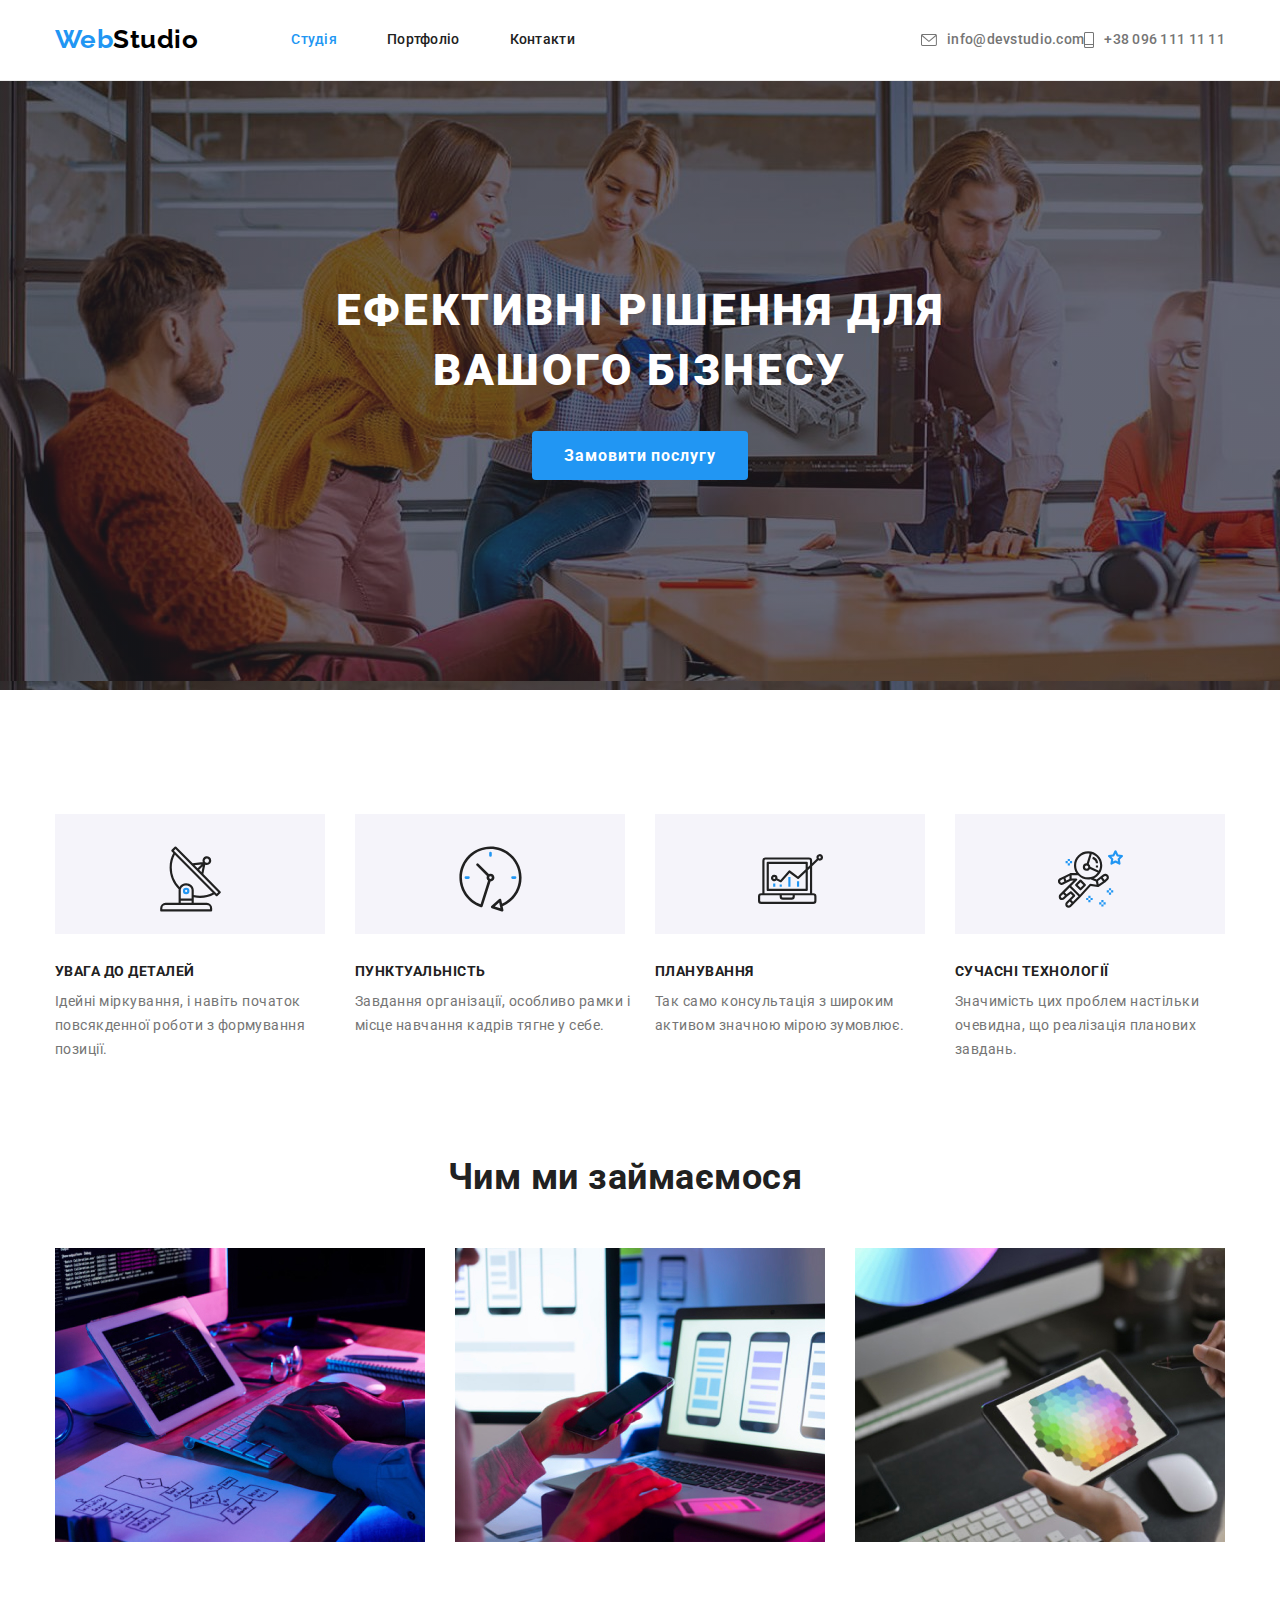
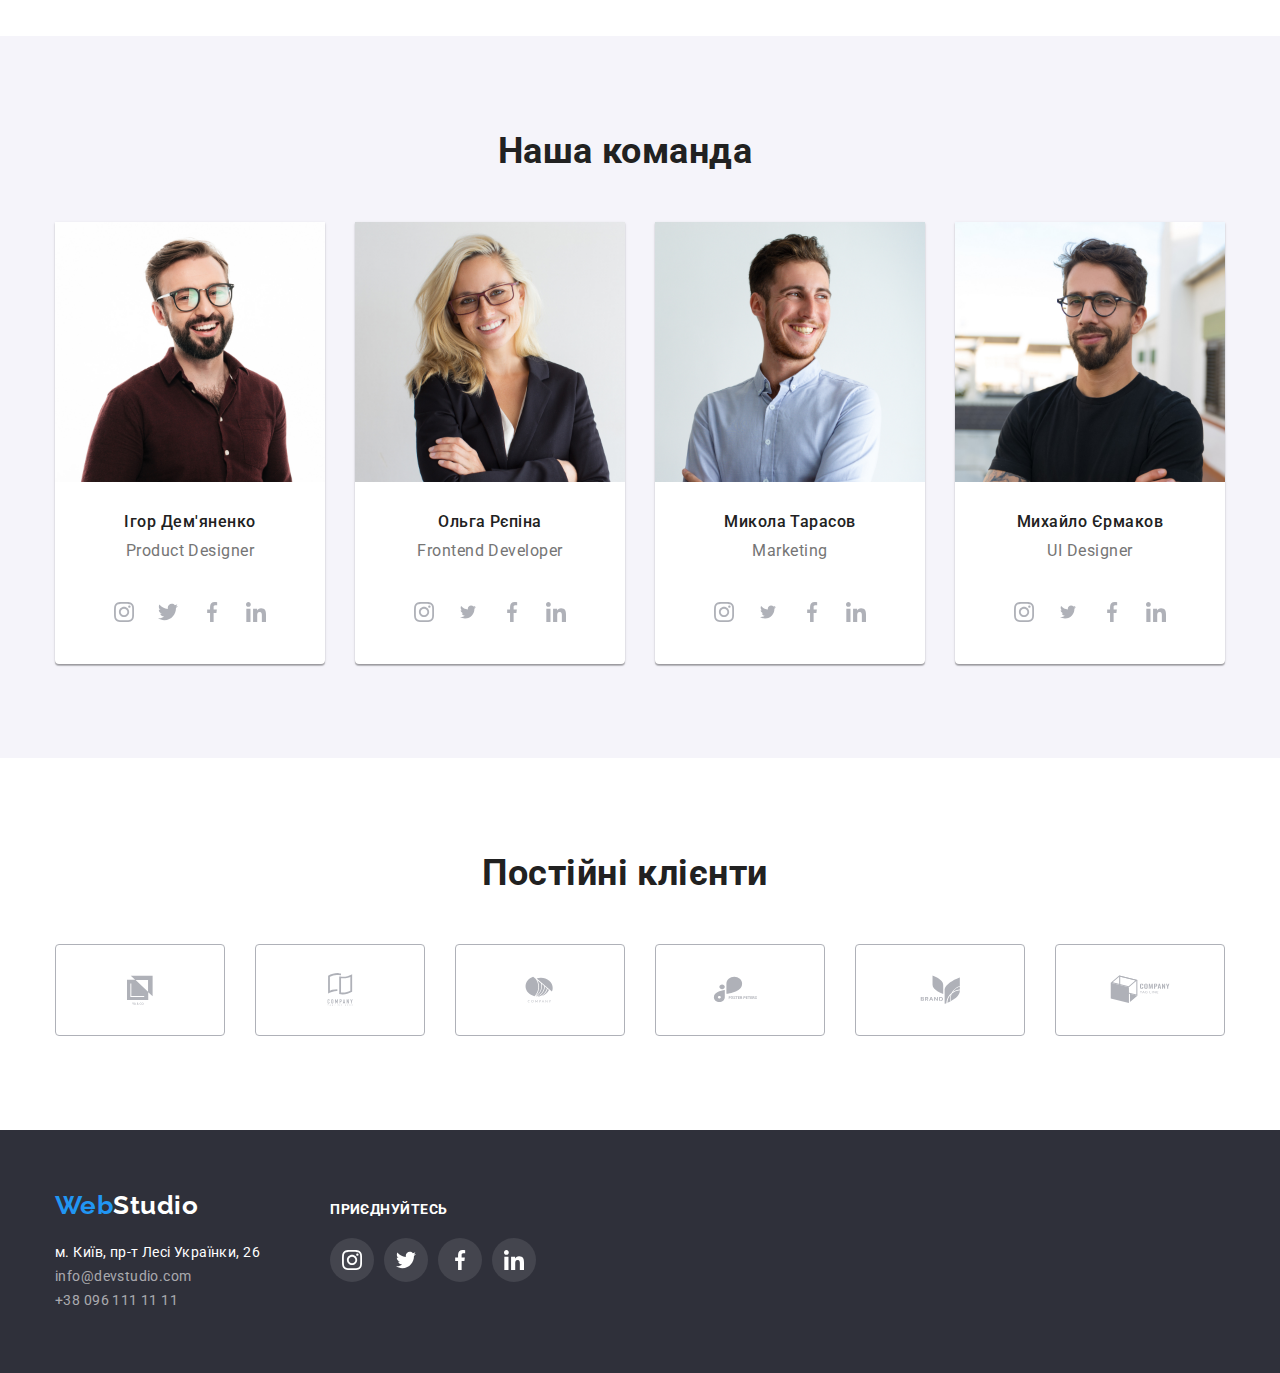
<file: index.html>
<!DOCTYPE html>
<html lang="uk">
<head><meta charset="UTF-8">
    <meta http-equiv="X-UA-Compatible" content="IE=edge">
    <meta name="viewport" content="width=device-width, initial-scale=1.0">
    <title>Document</title>
    <link rel="preconnect" href="https://fonts.googleapis.com">
    <link rel="preconnect" href="https://fonts.gstatic.com" crossorigin>
    <link href="https://fonts.googleapis.com/css2?family=Oleo+Script&family=Raleway:wght@700&family=Roboto:wght@400;500;700;900&display=swap" rel="stylesheet">
    <link rel="stylesheet" href="https://cdnjs.cloudflare.com/ajax/libs/modern-normalize/1.1.0/modern-normalize.min.css">
    <link rel="stylesheet" href="./css/styles.css">
</head>
<body class="body">
    <!-- Хедер -->
    <header class="header">
        <div class="container main-nav">
         <nav class="nav"> 
             <a href="./index.html" lang="en" class="logo"><span class="logo-web">Web</span><span class="logo-studio primary">Studio</span></a>
              <ul class="site-nav list">
                <li class="item"><a href="./index.html" class="link current">Студія</a></li>
                <li class="item"> <a href="./portfolio.html" class="link">Портфоліо</a></li>
                <li class="item"> <a href="" class="link">Контакти</a></li>
              </ul>
             </nav>
             <ul class="contact-nav list ">
                 <li class="item">
                     <a href="mailto:info@devstudio.com" class="link">
                        <svg class="email-svg " width="16px" height="12px">
                            <use href="./images/icons.svg#icon-envelope-1"></use>
                          </svg>
                        info@devstudio.com</a>
                    </li>
                 <li class="item"> 
                    
                    <a class="link" href="tel:+380961111111" >
                       <svg class="email-svg"width="10px" height="16px">
                            <use class="svg-tel"href="./images/icons.svg#icon-tel-1"></use>  
                          </svg>
                          +38 096 111 11 11 </a>
                </li>
             </ul>
            
         </div>
    </header>

    <main>
        <!-- Герой -->
        <section class="hero">
            <div class="hero-wrapper">
            <div class="container">
                <div class="main-title">
            <h1 class="hero-title">Ефективні рішення для вашого бізнесу</h1>
            <button type="button" class="button primary">Замовити послугу</button>
                </div>
            </div>
        </div>
        </section>

        <!--Перша секція ПЕРЕВАГИ-->
       <section class="section">
         <div class="container">
        <h2 hidden class="section-title">особливості</h2>
        <ul class="feature-list">
            <li class="item">
                <div class="icon">
                    <svg class="icon-antenna" width="65" height="70">
                        <use href="./images/icons.svg#icon-antenna-1"></use>
                    </svg>
                </div>
                <h3 class="subtitle">УВАГА ДО ДЕТАЛЕЙ</h3>
                <p class="text-p">Ідейні міркування, і навіть початок повсякденної роботи з формування позиції.</p>
            </li>
            <li class="item">
                <div class="icon">
                    <svg class="icon-antenna" width="65" height="70">
                        <use href="./images/icons.svg#icon-clock-1"></use>
                    </svg>
                </div>
                <h3 class="subtitle">ПУНКТУАЛЬНІСТЬ</h3>
                <p class="text-p"> Завдання організації, особливо рамки і місце навчання кадрів тягне у себе.</p>
            </li>
            <li class="item">
                <div class="icon">
                    <svg class="icon-antenna" width="65" height="70">
                        <use href="./images/icons.svg#icon-diagram-1"></use>
                    </svg>
                </div>
                <h3 class="subtitle">ПЛАНУВАННЯ</h3>
                <p class="text-p">Так само консультація з широким активом значною мірою зумовлює.</p>
            </li>
            <li class="item">
                <div class="icon">
                    <svg class="icon-antenna" width="65" height="70">
                        <use href="./images/icons.svg#icon-astronaut-1"></use>
                    </svg>
                </div>
                <h3 class="subtitle">СУЧАСНІ ТЕХНОЛОГІЇ</h3>
                <p class="text-p">Значимість цих проблем настільки очевидна, що реалізація планових завдань.</p>
            </li>
        </ul>
        </div>
       </section>

       <!--Друга секція ЧИМ ЗАЙМАЮТЬСЯ-->
       <section class="section-activity"> 
        <div class="container">
        <h2 class="section-title">Чим ми займаємося</h2>
        <ul class="pic-set">
            <li class="pic-item"><img
                src="images/1.jpg"
                alt="Десктопні додатки"
                width="370"
                height="294"
                >
            </li>
            <li class="pic-item"><img
                src="images/2.jpg"
                alt="Мобільні додатки"
                width="370"
                height="294"
                >
            </li>
            <li class="pic-item"><img
                src="images/3.jpg"
                alt="Дизайнерські рішення "
                width="370"
                height="294"
                >
            </li>
        </ul>
    </div>
    </section>

    <!--Третя секція КОМАНДА-->
     <section class="section-positions">
        <div class="container">
        <h2 class="section-title">Наша команда</h2>
        <ul class="work-list pic-set">
            <li >
                <div class="team-card">
                <img class="img pic-item"
                src="images/por1.jpg"
                alt="Фото Ігор Дем'яненко "
                width="270"
                height="260"
                >
                <div class="name-card">
                <h3 class="subtitle">Ігор Дем'яненко</h3>
                <p lang="en" class="position">Product Designer</p>
            </div>
                <ul class="social-links">
                    <li>
                        <a class="link-svg" href="#" aria-label="instagram">
                            <svg class="icon-symbol" width="20" height="20">
                                <use href="./images/icons.svg#icon-instagram-2-1"></use>
                            </svg>
                        </a>
                    </li>
                    <li>
                        <a class="link-svg" href="#" aria-label="twitter">
                             <svg class="icon-symbol" width="20" height="20">
                                <use href="./images/icons.svg#icon-twitter-1-1"></use>
                            </svg>
                        </a>
                    </li>
                    <li>
                        <a class="link-svg" href="#" aria-label="facebook">
                            <svg class="icon-symbol" width="20" height="20">
                                <use href="./images/icons.svg#icon-facebook-1-1"></use>
                            </svg>
                        </a>
                    </li>
                    <li>
                        <a class="link-svg" href="#" aria-label="linkedin">
                            <svg class="icon-symbol" width="20" height="20">
                                <use href="./images/icons.svg#icon-linkedin-1-1"></use>
                            </svg>
                        </a>
                    </li>
                </ul>
                </div>
            </li>
            <li>
                <div class="team-card">
                <img class="img pic-item"
                src="images/por2.jpg"
                alt="Фото Ольга Рєпіна"
                width="270"
                height="260"
                >
                 <div class="name-card">
                <h3 class="subtitle">Ольга Рєпіна</h3>
                <p lang="en" class="position">Frontend Developer</p>
                </div>
                <ul  class="social-links">
                    <li>
                        <a class="link-svg" href="#" aria-label="instagram">
                            <svg class="icon-symbol" width="20" height="20">
                                <use href="./images/icons.svg#icon-instagram-2-1"></use>
                            </svg>
                        </a>
                    </li>
                    <li>
                        <a class="link-svg" href="#" aria-label="twitter">
                            <svg class="icon-symbol" width="20" height="16">
                                <use href="./images/icons.svg#icon-twitter-1-1"></use>
                            </svg>
                        </a>
                    </li>
                    <li>
                        <a class="link-svg" href="#" aria-label="facebook">
                            <svg class="icon-symbol" width="20" height="20">
                                <use href="./images/icons.svg#icon-facebook-1-1"></use>
                            </svg>
                        </a>
                    </li>
                    <li>
                        <a class="link-svg" href="#" aria-label="linkedin">
                            <svg class="icon-symbol" width="20" height="20">
                                <use href="./images/icons.svg#icon-linkedin-1-1"></use>
                            </svg>
                        </a>
                    </li>
                </ul>
            </div>
            </li>
            <li>
                <div class="team-card">
                    <img class="img pic-item"
                src="images/por3.jpg"
                alt="Фото Микола Тарасов"
                width="270"
                height="260"
                >
                 <div class="name-card">
                <h3 class="subtitle">Микола Тарасов</h3>
                <p lang="en" class="position">Marketing</p>
                </div>
                <ul  class="social-links">
                    <li>
                        <a class="link-svg" href="#" aria-label="instagram">
                            <svg class="icon-symbol" width="20" height="20" aria-label="instagram">
                                <use href="./images/icons.svg#icon-instagram-2-1"></use>
                            </svg>
                        </a>
                    </li>
                    <li>
                        <a class="link-svg" href="#" aria-label="twitter">
                            <svg class="icon-symbol" width="20" height="16">
                                <use href="./images/icons.svg#icon-twitter-1-1"></use>
                            </svg>
                        </a>
                    </li>
                    <li>
                        <a class="link-svg" href="#" aria-label="facebook">
                            <svg class="icon-symbol" width="20" height="20">
                                <use href="./images/icons.svg#icon-facebook-1-1"></use>
                            </svg>
                        </a>
                    </li>
                    <li>
                        <a class="link-svg" href="#" aria-label="linkedin">
                            <svg class="icon-symbol" width="20" height="20">
                                <use href="./images/icons.svg#icon-linkedin-1-1"></use>
                            </svg>
                        </a>
                    </li>
                </ul>
            </div>
            </li>
            <li>
                <div class="team-card">
                    <img class="img pic-item"
                src="images/por4.jpg"
                alt="Фото Михайло Єрмаков"
                width="270"
                height="260"
                >
                 <div class="name-card">
                <h3 class="subtitle">Михайло Єрмаков</h3>
                <p lang="en" class="position">UI Designer</p>
            </div>
            <ul  class="social-links">
                <li>
                    <a class="link-svg" href="#" aria-label="instagram">
                        <svg class="icon-symbol" width="20" height="20">
                            <use href="./images/icons.svg#icon-instagram-2-1"></use>
                        </svg>
                    </a>
                </li>
                <li>
                    <a class="link-svg" href="#" aria-label="twitter">
                        <svg class="icon-symbol" width="20" height="16">
                            <use href="./images/icons.svg#icon-twitter-1-1"></use>
                        </svg>
                    </a>
                </li>
                <li>
                    <a class="link-svg" href="#" aria-label="facebook">
                        <svg class="icon-symbol" width="20" height="20">
                            <use href="./images/icons.svg#icon-facebook-1-1"></use>
                        </svg>
                    </a>
                </li>
                <li>
                    <a class="link-svg" href="#" aria-label="linkedin">
                        <svg class="icon-symbol" width="20" height="20">
                            <use href="./images/icons.svg#icon-linkedin-1-1"></use>
                        </svg>
                    </a>
                </li>
            </ul>
            </div>
            </li>
        </ul>
        </div>
     </section>
     <!-- Четверта секція Постійні клієнти -->
     <section class="section">
        <div class="container">
        <h2 class="section-title">Постійні клієнти</h2>
        <ul class="clients">
            <li class="company">
                <a class="link-company" href="#" aria-label="logo">
                    <svg class="icon-company"  width="106px" height="60px">
                        <use href="./images/icons.svg#icon-Client-1-1"></use>
                    </svg>
                </a>
            </li>
            <li class="company">
                <a class="link-company" href="#" aria-label="logo">
                    <svg class="icon-company" width="106px" height="60px">
                        <use href="./images/icons.svg#icon-Client-2-1"></use>
                    </svg>
                </a>
            </li>
            <li class="company">
                <a class="link-company" href="#" aria-label="logo">
                    <svg class="icon-company" width="106px" height="60px">
                        <use href="./images/icons.svg#icon-Client-3-1"></use>
                    </svg>
                </a>
            </li>
           
            <li class="company">
                <a class="link-company" href="#" aria-label="logo">
                    <svg class="icon-company" width="106px" height="60px">
                        <use href="./images/icons.svg#icon-Client-4-1"></use>
                    </svg>
                </a>
            </li>
            <li class="company">
                <a class="link-company" href="#" aria-label="logo">
                    <svg class="icon-company" width="106px" height="60px">
                        <use href="./images/icons.svg#icon-Client-5-1"></use>
                    </svg>
                </a>
            </li>
            <li class="company">
                <a class="link-company" href="#" aria-label="logo">
                    <svg class="icon-company" width="106px" height="60px">
                        <use href="./images/icons.svg#icon-Client-6-1"></use>
                    </svg>
                </a>
            </li>
        </ul>
    </div>
     </section>
    </main>

    <!-- Футер -->
    <footer class="footer">
        <div class="container footer-info">
            <div>
        <a href="./index.html" lang="en" class="logo"><span class="logo-web">Web</span><span class="logo-studio secondary">Studio</span></a>
        <address>
            <ul class="footer-nav list">
                <li class="contact adress"><a href="https://www.google.com/maps/dir//Lesi+Ukrainky+Blvd,+26,+Kyiv,+02000/@50.4265807,30.5361971,17z/data=!4m17!1m7!3m6!1s0x40d4cf0e033ecbe9:0x57a4dffefec77da0!2sLesi+Ukrainky+Blvd,+26,+Kyiv,+02000!3b1!8m2!3d50.4265807!4d30.5383858!4m8!1m0!1m5!1m1!1s0x40d4cf0e033ecbe9:0x57a4dffefec77da0!2m2!1d30.5383858!2d50.4265807!3e3" target="_blank"  rel="noopener noreferrer" class="adress">м. Київ, пр-т Лесі Українки, 26</a>
                </li>
                <li class="contact mail"><a href="mailto:info@devstudio.com" class="link">info@devstudio.com</a></li>
                <li class="contact "><a href="tel:+380961111111" class="link">+38 096 111 11 11</a></li>
                </ul>  
        </address>
    </div>

        <div class="footer-link">
            <h3 class="join">Приєднуйтесь</h3>
            <ul class="join-footer">
              <li>
                <a class="link-svg main-link" href="#" aria-label="instagram">
                  <svg class="icon-symbol" width="20px" height="20px">
                    <use href="./images/icons.svg#icon-instagram-2-1"></use>
                  </svg>
                </a>
              </li>
              <li>
                <a class="link-svg main-link" href="#" aria-label="twitter">
                  <svg class="icon-symbol" width="20px" height="20px">
                    <use href="./images/icons.svg#icon-twitter-1-1"></use>
                  </svg>
                </a>
              </li>
              <li>
                <a class="link-svg main-link" href="#" aria-label="facebook">
                  <svg class="icon-symbol" width="20px" height="20px">
                    <use href="./images/icons.svg#icon-facebook-1-1"></use>
                  </svg>
                </a>
              </li>
              <li>
                <a class="link-svg main-link" href="#" aria-label="linkedin">
                  <svg class="icon-symbol" width="20px" height="20px">
                    <use href="./images/icons.svg#icon-linkedin-1-1"></use>
                  </svg>
                </a>
              </li>
            </ul>
          </div>
    </div>
    </footer>
    
</body>
</html>
</file>
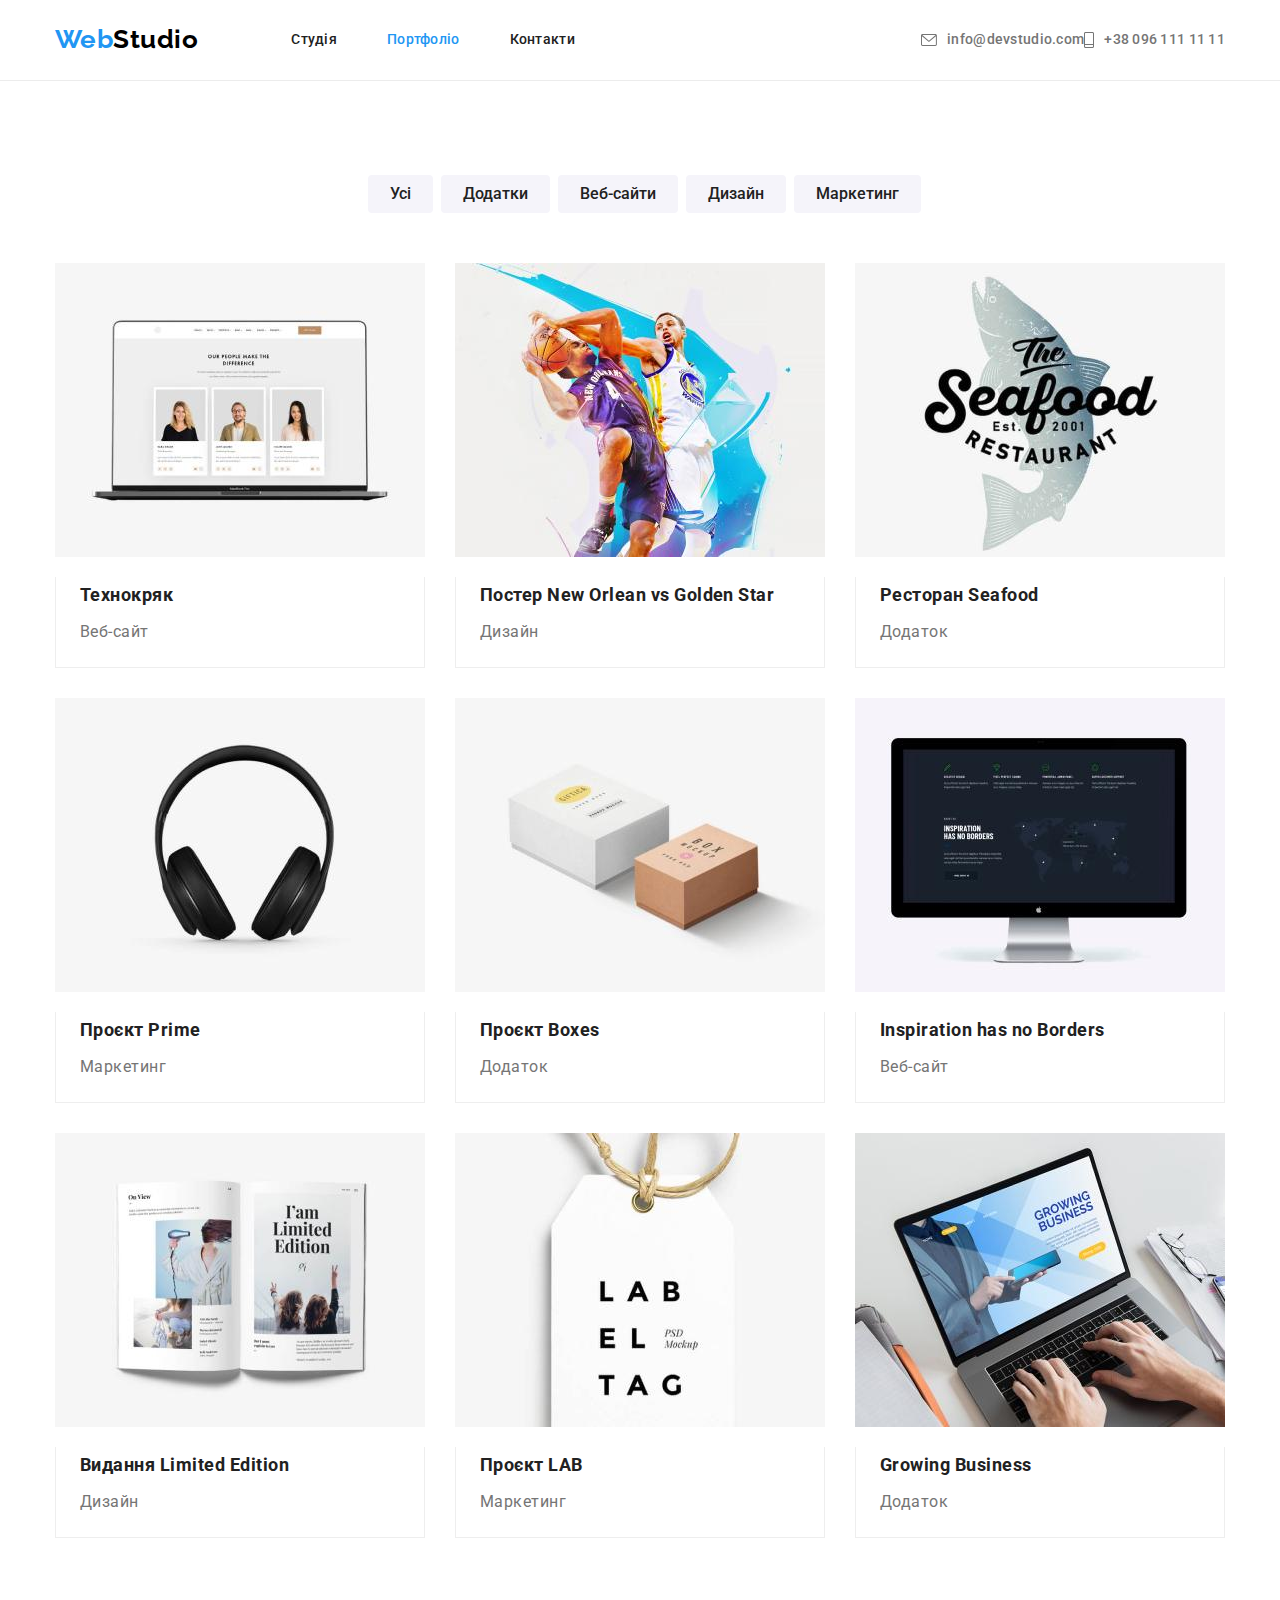
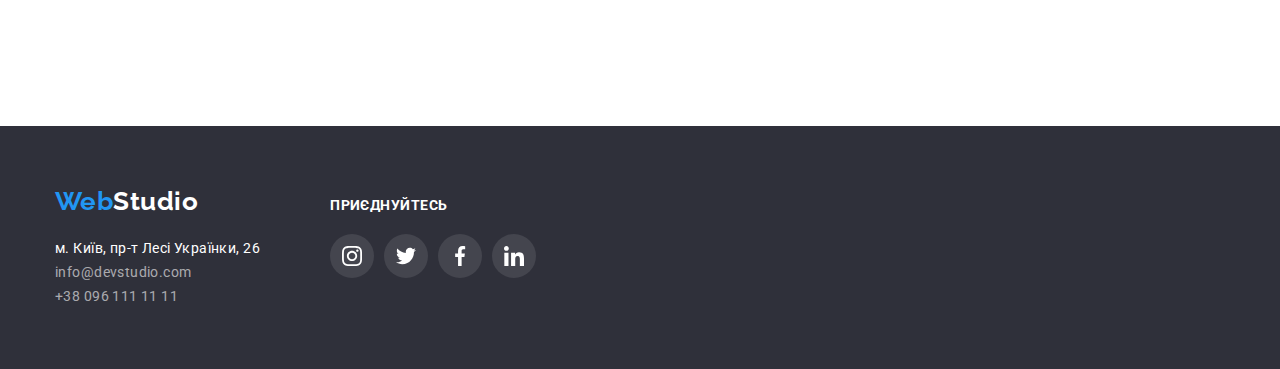
<file: portfolio.html>
<!DOCTYPE html>
<html lang="uk">
<head><meta charset="UTF-8">
    <meta http-equiv="X-UA-Compatible" content="IE=edge">
    <meta name="viewport" content="width=device-width, initial-scale=1.0">
    <title>Document</title>
    <link rel="preconnect" href="https://fonts.googleapis.com">
    <link rel="preconnect" href="https://fonts.gstatic.com" crossorigin>
    <link href="https://fonts.googleapis.com/css2?family=Oleo+Script&family=Raleway:wght@700&family=Roboto:wght@400;500;700;900&display=swap" rel="stylesheet">
    <link rel="stylesheet" href="https://cdnjs.cloudflare.com/ajax/libs/modern-normalize/1.1.0/modern-normalize.min.css">
    <link rel="stylesheet" href="./css/styles.css">
</head>
<body class="body">
    <header class="header">
        <div class="container main-nav">
         <nav class="nav"> 
             <a href="./index.html" lang="en" class="logo"><span class="logo-web">Web</span><span class="logo-studio primary">Studio</span></a>
              <ul class="site-nav list">
                <li class="item"><a href="./index.html" class="link ">Студія</a></li>
                <li class="item"> <a href="./portfolio.html" class="link current">Портфоліо</a></li>
                <li class="item"> <a href="" class="link">Контакти</a></li>
              </ul>
             </nav>
             <ul class="contact-nav list ">
                 <li class="item">
                     <a href="mailto:info@devstudio.com" class="link">
                        <svg class="email-svg " width="16px" height="12px">
                            <use href="./images/icons.svg#icon-envelope-1"></use>
                          </svg>
                        info@devstudio.com</a>
                    </li>
                 <li class="item"> 
                    
                    <a class="link" href="tel:+380961111111" >
                       <svg class="email-svg"width="10px" height="16px">
                            <use class="svg-tel"href="./images/icons.svg#icon-tel-1"></use>
                          </svg>
                          +38 096 111 11 11 </a>
                </li>
             </ul>
            
         </div>
    </header>
    <main>
        <section class="section">
            <!--Фільтр-->
            <div class="container">
            <h1 hidden class="section-title">Меню</h1>
            <ul class="button-list">
                <li> <button type="button" class="button secondary">Усі</button></li>
                <li> <button type="button" class="button secondary">Додатки</button></li>
                <li> <button type="button" class="button secondary">Веб-сайти</button></li>
                <li> <button type="button" class="button secondary">Дизайн</button></li>
                <li> <button type="button" class="button secondary">Маркетинг</button></li>
            </ul>
            </div>
            <!--Основна секція-->
            <div class="container">
                <div class="flex-container">
                  <ul class="feature-list pic-set">
                  <li class="pic-item portfolio">
                <a href="" class="link"> 
                    <div class="portfolio-card">
                    <img
                    src="images/img (9).jpg"
                    alt="Фото ноутбука з головною сторінкою сайту "
                    width="370"
                    height="294"
                    >
                    <div class="portfolio-name">
                    <h2 class="portfolio-titles">Технокряк</h2>
                    <p class="text">Веб-сайт</p>
                </div>
                </div>
                </a>
                 </li>
            <li class="pic-item portfolio">
                <a href="" class="link">
                    <div class="portfolio-card">
                    <img
                    src="images/img (1) (1).jpg"
                    alt="Фото постера"
                    width="370"
                    height="294"
                    >
                     <div class="portfolio-name">
                    <h2 class="portfolio-titles">Постер New Orlean vs Golden Star</h2>
                    <p class="text">Дизайн</p>
                    </div>
                    </div>
                </a>
             </li>
            <li class="pic-item portfolio">
                <a href="" class="link">
                    <div class="portfolio-card">
                    <img
                    src="images/img (2) (1).jpg"
                    alt="Фото логотипу ресторану "
                    width="370"
                    height="294"
                    >
                     <div class="portfolio-name">
                    <h2 class="portfolio-titles">Ресторан Seafood</h2>
                    <p class="text">Додаток</p>
                    </div>
                    </div>
                 </a>
            </li>
            <li class="pic-item portfolio">
                <a href="" class="link">
                    <div class="portfolio-card">
                    <img
                    src="images/img (3) (1).jpg"
                    alt="Фото навушники "
                    width="370"
                    height="294"
                    >
                     <div class="portfolio-name">
                    <h2 class="portfolio-titles">Проєкт Prime</h2>
                    <p class="text">Маркетинг</p>
                    </div>
                    </div>
                </a>
            </li>
            <li class="pic-item portfolio">
                <a href="" class="link">
                    <div class="portfolio-card">
                    <img
                    src="images/img (4) (1).jpg"
                    alt="Фото коробок "
                    width="370"
                    height="294"
                    >
                     <div class="portfolio-name">
                    <h2 class="portfolio-titles">Проєкт Boxes</h2>
                    <p class="text">Додаток</p>
                    </div>
                    </div>
                </a>
               </li>
             <li class="pic-item portfolio">
             <a href="" class="link">
                <div class="portfolio-card">
                <img
                src="images/img (5) (1).jpg"
                alt="Фото монітору комп'ютера "
                width="370"
                height="294"
                >
                 <div class="portfolio-name">
                <h2 class="portfolio-titles">Inspiration has no Borders</h2>
                 <p class="text">Веб-сайт</p>
                 </div>
                 </div>
                </a>
               </li>
            <li class="pic-item portfolio">
                <a href="" class="link">
                    <div class="portfolio-card">
                    <img
                    src="images/img (6) (1).jpg"
                    alt="Фото розгорнутого журналу"
                    width="370"
                    height="294"
                    >
                     <div class="portfolio-name">
                    <h2 class="portfolio-titles">Видання Limited Edition</h2>
                    <p class="text">Дизайн</p>
                    </div>
                    </div>
                </a>
               </li>
            <li class="pic-item portfolio">
                <a href="" class="link">
                    <div class="portfolio-card">
                    <img
                    src="images/img (7) (1).jpg"
                    alt="Фото фірмової бірки"
                    width="370"
                    height="294"
                    >
                     <div class="portfolio-name">
                    <h2 class="portfolio-titles">Проєкт LAB</h2>
                    <p class="text">Маркетинг</p>
                    </div>
                    </div>
                 </a>
              </li>	
            <li class="pic-item portfolio">
                <a href="" class="link">
                    <div class="portfolio-card">
                    <img
                    src="images/img (8) (1).jpg"
                    alt="Фото взаємодії людини з комп'ютером"
                    width="370"
                    height="294"
                    >
                     <div class="portfolio-name">
                    <h2 class="portfolio-titles">Growing Business</h2>
                    <p class="text">Додаток</p>
                    </div> 
                    </div>
                </a>
               </li>
        </ul>
        </div>
        </section>
    </main>
    <footer class="footer">
        <div class="container footer-info">
            <div>
        <a href="./index.html" lang="en" class="logo"><span class="logo-web">Web</span><span class="logo-studio secondary">Studio</span></a>
        <address>
            <ul class="footer-nav list">
                <li class="contact adress"><a href="https://www.google.com/maps/dir//Lesi+Ukrainky+Blvd,+26,+Kyiv,+02000/@50.4265807,30.5361971,17z/data=!4m17!1m7!3m6!1s0x40d4cf0e033ecbe9:0x57a4dffefec77da0!2sLesi+Ukrainky+Blvd,+26,+Kyiv,+02000!3b1!8m2!3d50.4265807!4d30.5383858!4m8!1m0!1m5!1m1!1s0x40d4cf0e033ecbe9:0x57a4dffefec77da0!2m2!1d30.5383858!2d50.4265807!3e3" target="_blank"  rel="noopener noreferrer" class="adress">м. Київ, пр-т Лесі Українки, 26</a>
                </li>
                <li class="contact mail"><a href="mailto:info@devstudio.com" class="link">info@devstudio.com</a></li>
                <li class="contact "><a href="tel:+380961111111" class="link">+38 096 111 11 11</a></li>
                </ul>  
        </address>
    </div>

        <div class="footer-link">
            <h3 class="join">Приєднуйтесь</h3>
            <ul class="join-footer">
              <li>
                <a class="link-svg main-link" href="#" aria-label="instagram">
                  <svg class="icon-symbol" width="20px" height="20px">
                    <use href="./images/icons.svg#icon-instagram-2-1"></use>
                  </svg>
                </a>
              </li>
              <li>
                <a class="link-svg main-link" href="#" aria-label="twitter">
                  <svg class="icon-symbol" width="20px" height="20px">
                    <use href="./images/icons.svg#icon-twitter-1-1"></use>
                  </svg>
                </a>
              </li>
              <li>
                <a class="link-svg main-link" href="#" aria-label="facebook">
                  <svg class="icon-symbol" width="20px" height="20px">
                    <use href="./images/icons.svg#icon-facebook-1-1"></use>
                  </svg>
                </a>
              </li>
              <li>
                <a class="link-svg main-link" href="#" aria-label="linkedin">
                  <svg class="icon-symbol" width="20px" height="20px">
                    <use href="./images/icons.svg#icon-linkedin-1-1"></use>
                  </svg>
                </a>
              </li>
            </ul>
          </div>
    </div>
    </footer>
    
</body>
</html>
</file>
<file: css/styles.css>
:root{
    --primary-text-color:#212121;
    --accent-color:#2196F3;
    --secondary-text-color:#757575;
    --primary-white-color: #FFFFFF;
    --logo-primary-color:#000000;
    --hero-background-color:#2F303A;
    --button-focus-color: #188CE8;
    --button-second-color: #F5F4FA;
    --body-background-color: #F5F5F5;
    --hero-background-color:#C4C4C4

    /* flex параметри для сітки*/
    --items:3;
    --indent:30px;
    }
    /* flex pics set */
    .pic-item{flex-basis: calc((100%- var(--indent)* (var(--items)-1))/var(--items));}
  ul {
     list-style: none;
     padding: 0;
     margin: 0;
     }
   a {text-decoration: none;
      color: inherit;}
   h1,
   h2,
   h3,
   h4,
   h5,
   h6 {margin: 0;}
   p {margin: 0;}
   address {font-style: normal;}
   button {
      font-family: inherit;
      padding: 0;
      margin: 0;}
   img {
      display: block;
      max-width: 100%;
      height: auto;}

 body{ background-color: var(--primary-white-color);
    color: var(--primary-text-color);
    font-family: Roboto, sans-serif;
    letter-spacing: 0.03em;}

    .container{ 
        margin-left: auto;
        margin-right: auto;
        max-width: 1200px;
        padding: 0 15px;
        width: 100%;}

    .section{ padding-top: 94px;
    padding-bottom: 94px;
   margin: 0px;}

 /* header */
 .header{ background-color: var(--primary-white-color);
   border-bottom: 1px solid #ececec}

 /* Logo */
 .logo{font-family:  Raleway, sans-serif ;
    font-weight: 700;
    font-size: 26px;
    line-height: 1.2;
    text-decoration: none;}
 .logo-web{ color: var(--accent-color);
  }

 .logo-studio.primary{ color: var(--logo-primary-color)
  }
.logo-studio.secondary{color: var(--primary-white-color);}

 /* Nav */
 .main-nav{
   display: flex;
   align-items: center;
}
.nav{
   display: flex;
   align-items: center;
}
 .site-nav{
   margin-left: 93px;
 }
 .site-nav .item{
   align-self: center;
 }
 .site-nav.list{
   display: flex;
 }
 .site-nav .item+.item{ margin-left: 50px;}

 .site-nav .link{ color: var(--primary-text-color) ; 
   text-decoration:none;
    font-weight: 500;
    font-size: 14px;
    line-height: 1.14;
    letter-spacing: 0.02em;
   padding-top: 32px;
   padding-bottom: 32px;
   display: block;}

 .site-nav .link:hover,
 .site-nav .link:focus {
    color: var(--accent-color);}

 .site-nav .link.current{ color: var(--accent-color);
   padding-top: 32px;
   padding-bottom: 32px;}

 .contact-nav .link{ color: var(--secondary-text-color) ; text-decoration:none;
    font-weight: 500;
    font-size: 14px;
    line-height: 1.14;
    letter-spacing: 0.02em;
    margin: 0px;
    padding-top: 32px;
    padding-bottom: 32px;
    display: block;}

   

.contact-nav{margin-bottom: 0px;
display: flex;
margin-left: auto;}
.contact-nav .link{display: flex;
justify-items: center;}


/* .contact-nav .item+ .item{ margin-left: 50px;} */
.email-svg{
  color: rgba(117, 117, 117, 1);
  background-color: rgba(255, 255, 255, 1);
  align-self: center;
  margin-right: 10px;
  align-items: center;
  fill:currentColor;}
  
  .contact-nav .link:focus .email-svg{fill: var(--accent-color);}
  /* .email-svg:hover,
  .email-svg:focus{ fill: var(--accent-color);
  background-color: var(--primary-white-color);} */

 /* hero */
 .hero{ 
   text-align: center;
   }
  .hero-wrapper{
    max-width: 1600px;
    margin-left: auto;
    margin-right: auto;
    background:linear-gradient(rgba(47, 48, 58, 0.4),rgba(47, 48, 58, 0.4)) no-repeat, url('../images/hero.jpg'), rgba(196, 196, 196, 1);
    background-size: cover cover;
    padding-top: 200px;
    padding-bottom: 210px;
  }
 .hero-title{ 
    color: var(--primary-white-color);
    font-weight: 900;
    font-size: 44px;
    line-height: 1.36;
    letter-spacing: 0.06em;
    text-transform: uppercase;
    text-align: center;
    margin-top: 0;
    margin-bottom: 30px;
   }
   .main-title{
      max-width: 700px;
      text-align: center;
      margin-left: auto;
      margin-right: auto;

   }
/* button */
.button{
    border-radius: 4px;
    color: var(--primary-text-color);
    background-color: var(--primary-white-color);
    cursor: pointer;
    border: none;

}
.button.primary{
padding: 10px 32px;
min-width: 216px;
color: var(--primary-white-color);
background-color: var(--accent-color) ;
font-weight: 700;
font-size: 16px;
line-height: 1.86;
letter-spacing: 0.06em;
text-align: center;
}
.button.primary:hover,
.button.primary:focus{ background: var(--button-focus-color) ;}

.button.secondary{ display: inline-block;
    min-height: 38px ;
padding: 6px 22px;
color: var(--primary-text-color);
background-color: rgba(245, 244, 250, 1);
  border-radius: 4px;
  font-weight: 500;
  font-size: 16px;
  line-height: 1.6;
  padding: 6px 22px;
  display: inline-block;
  min-height: 38px;
  text-align: center;
  border-color: transparent;
  margin-left: 8px;

}
.button.secondary:hover,
.button.secondary:focus{
   color: #ffffff;
   background-color: rgba(33, 150, 243, 1);
   border-color: rgba(33, 150, 243, 1);
   box-shadow: 0px 3px 1px rgba(0, 0, 0, 0.1), 0px 1px 2px rgba(0, 0, 0, 0.08),
    0px 2px 2px rgba(0, 0, 0, 0.12);
  border-radius: 4px;
}
.button-list{letter-spacing: 0.03em;
border-radius: 4px;
margin-bottom: 50px;
text-align: center;
display: flex;
justify-content: center;}

 /* sections */
 .section-title {
   font-weight: 700;
   font-size: 36px;
   line-height: 1.17;
   text-align: center;

   margin-bottom: 50px;
   margin-right: 30px;}

  .icon{display: flex;
    width: 270px;
    height: 120px;
    background-color: rgba(245, 244, 250, 1);
    margin-bottom: 30px;
    margin-top: 30px;
    margin-right: 30px;
    justify-content: center;
    align-self: center;
  padding-top: 30px;}

 /* feature переваги */
 .feature-list .subtitle {
   color: var(--primary-text-color);
   font-weight: 700;
   font-size: 14px;
   line-height: 1.14;
 }
 .feature-list p {
   margin-top: 10px;
 }
 
 .feature-list {
   display: flex;
 }
 .feature-list .text-p{color: var(--secondary-text-color);
  font-weight: 400;
  font-size: 14px;
  line-height: 1.7;
  }
 

 /* activity друга секція 
 підставлена сітка*/
 .section-activity{ 
padding-bottom: 94px;}

/* команда третя секція */
.section-positions {
   background-color: rgba(245, 244, 250, 1);
   padding-top: 94px;
   padding-bottom: 94px;
 }
 .subtitle{ 
  font-weight: 500;
  font-size: 16px;
  line-height: 1.19;
margin-bottom: 10px;}

.position{ font-weight: 400;
  font-size: 16px;
  line-height: 1.19;
margin-bottom: 0px;
color: rgba(117, 117, 117, 1);}

 .team-card {
   background-color:var(--primary-white-color);
   box-sizing: border-box;
   margin-bottom: 0px;
    box-shadow: 0px 1px 3px rgba(0, 0, 0, 0.12), 0px 1px 1px rgba(0, 0, 0, 0.14),
      0px 2px 1px rgba(0, 0, 0, 0.2);
    border-radius: 0px 0px 4px 4px;
 }
 .name-card {
  height: 108px;
   text-align: center;
   padding-top: 30px;
   padding-bottom: 30px;
 }
 .work-list > .item {
   background-color: #f5f4fa;
   padding-top: 50px;
 
   margin-left: 30px;
 }

 .link-svg{  width: 44px;
  height: 44px;
  border-radius: 50%;
  color: rgba(175, 177, 184, 1);
  background-color: rgba(255, 255, 255, 1);
  display: flex;
  justify-content: center;
  align-items: center;
margin-bottom: 30px;}

.link-svg:hover,
.link-svg:focus {
  background-color: rgba(33, 150, 243, 1);
  color: rgba(255, 255, 255, 1);
}
.icon-symbol{fill: currentColor;}
 .social-links{ display: flex;
  justify-content: center;
  align-items: center;}

 /* четверта секція Постійні клієнти */

.clients{display: flex;
justify-content: center;
margin-top: 50px;
}

.company + .company {
  margin-left: 30px;
}

.link-company {
  width: 170px;
  height: 92px;
  border: 1px solid #afb1b8;
  border-radius: 4px;
  color: rgba(175, 177, 184, 1);
  background-color: var(--primary-white-color);
  display: flex;
  justify-content: center;
  align-items: center;
  
}
.link-company:hover,
.link-company:focus {
  color: rgba(33, 150, 243, 1);
  background-color: var(--primary-white-color);
  border: 1px solid #2196f3;
  border-radius: 4px;
}

.icon-company {
  fill: currentColor;
  
}
   .pic-set{display: flex;
flex-wrap: wrap;
gap: var(--indent);}

.img.pic-item{
    --items:4;
}
.pic-item .portfolio{--items:9}
      .feature-list.pic-set{ margin-bottom: 94px;}
  
/* .feature-list.positions {
    font-weight: 500;
    font-size: 16px;
    line-height: 1.9;
        }
.feature-list .text.position{
    font-weight: 400;
    font-size: 16px;
    line-height: 1.19;
    margin-bottom: 124px;
   } */
   /* .portfolio-titles{ color: var(--primary-text-color);
    font-weight: 700;
    font-size: 18px;
    line-height: 2;
    letter-spacing: 0.06em;}
    .feature-list .link{ text-decoration: none;}
    .feature-list .text{ 
        font-size: 16px;
        line-height: 1.88;
       }
   .section.positions{ background-color: #F5F4FA;} */

   .pic-set{display: flex;
flex-wrap: wrap;
gap: var(--indent);}

.img.pic-item{
    --items:4;
}
.pic-item .portfolio{--items:9}

      /* portfolio */
      .portfolio-card {
         background: #ffffff;
         
       }
       .portfolio-name {
         border: 1px solid #eeeeee;
         border-top: 0;
         margin-top: 20px;
       }
       
       .flex-container {
         display: flex;
         flex-wrap: wrap;
         width: 1200px;
         
       }
       .portfolio-titles{font-weight: 700;
        font-size: 18px;
        line-height: 2;
        margin-top: 20px;
        margin-left: 24px;}
        .portfolio-name .text{ color: var(--secondary-text-color);
          font-size: 16px;
          line-height: 1.88;
          margin-bottom: 20px;
          margin-top: 4px;
          margin-left: 24px;}
          .portfolio-card:hover,
          .portfolio-card:focus {
            border: 1px solid #eeeeee;
            box-shadow: 0px 1px 1px rgba(0, 0, 0, 0.12), 0px 4px 4px rgba(0, 0, 0, 0.06),
              1px 4px 6px rgba(0, 0, 0, 0.16);
          }
 /* footer */
 .footer{background-color: rgba(47, 48, 58, 1);
margin-top: 0px;
padding-top: 60px;
padding-bottom: 60px;}

 .footer-nav .adress{color: var(--primary-white-color); text-decoration: none;}
    .footer-nav .adress:hover,
    .footer-nav .adress:focus{color: var(--accent-color);}
.footer-nav .link{color:rgba(255, 255, 255, 0.6); text-decoration: none;}
.footer-nav .link:hover,
.footer-nav .link:focus{color: var(--accent-color);}
.footer-nav.list{ 
    font-family: 'Roboto',sans-serif;
    font-style: normal;
    font-weight: 400;
    font-size: 14px;
    line-height: 1.71;
    letter-spacing: 0.03em;
    padding-left: 0;
    padding-top: 20px;
    }
   .contact .adress{margin-bottom: 9px;}
   .contact .mail {margin-bottom:9px;}
    .footer .logo{ margin-bottom: 20px;}

    .join {
      text-transform: uppercase;
      color: rgba(255, 255, 255, 1);
      margin-bottom: 20px;
      font-weight: 700;
      font-size: 14px;
      line-height: 1.14;
     
    }
    .join-footer {
      display: flex;
    }
    .footer-info {
      display: flex;
      align-items: baseline;
    }
    .main-link {
      color: rgba(255, 255, 255, 1);
      background-color: rgba(255, 255, 255, 0.1);
      margin-right: 10px;
    }
    .footer-link {
      margin-left: 70px;
      color: rgba(255, 255, 255, 0.6);
      text-decoration: none;
    }
</file>
